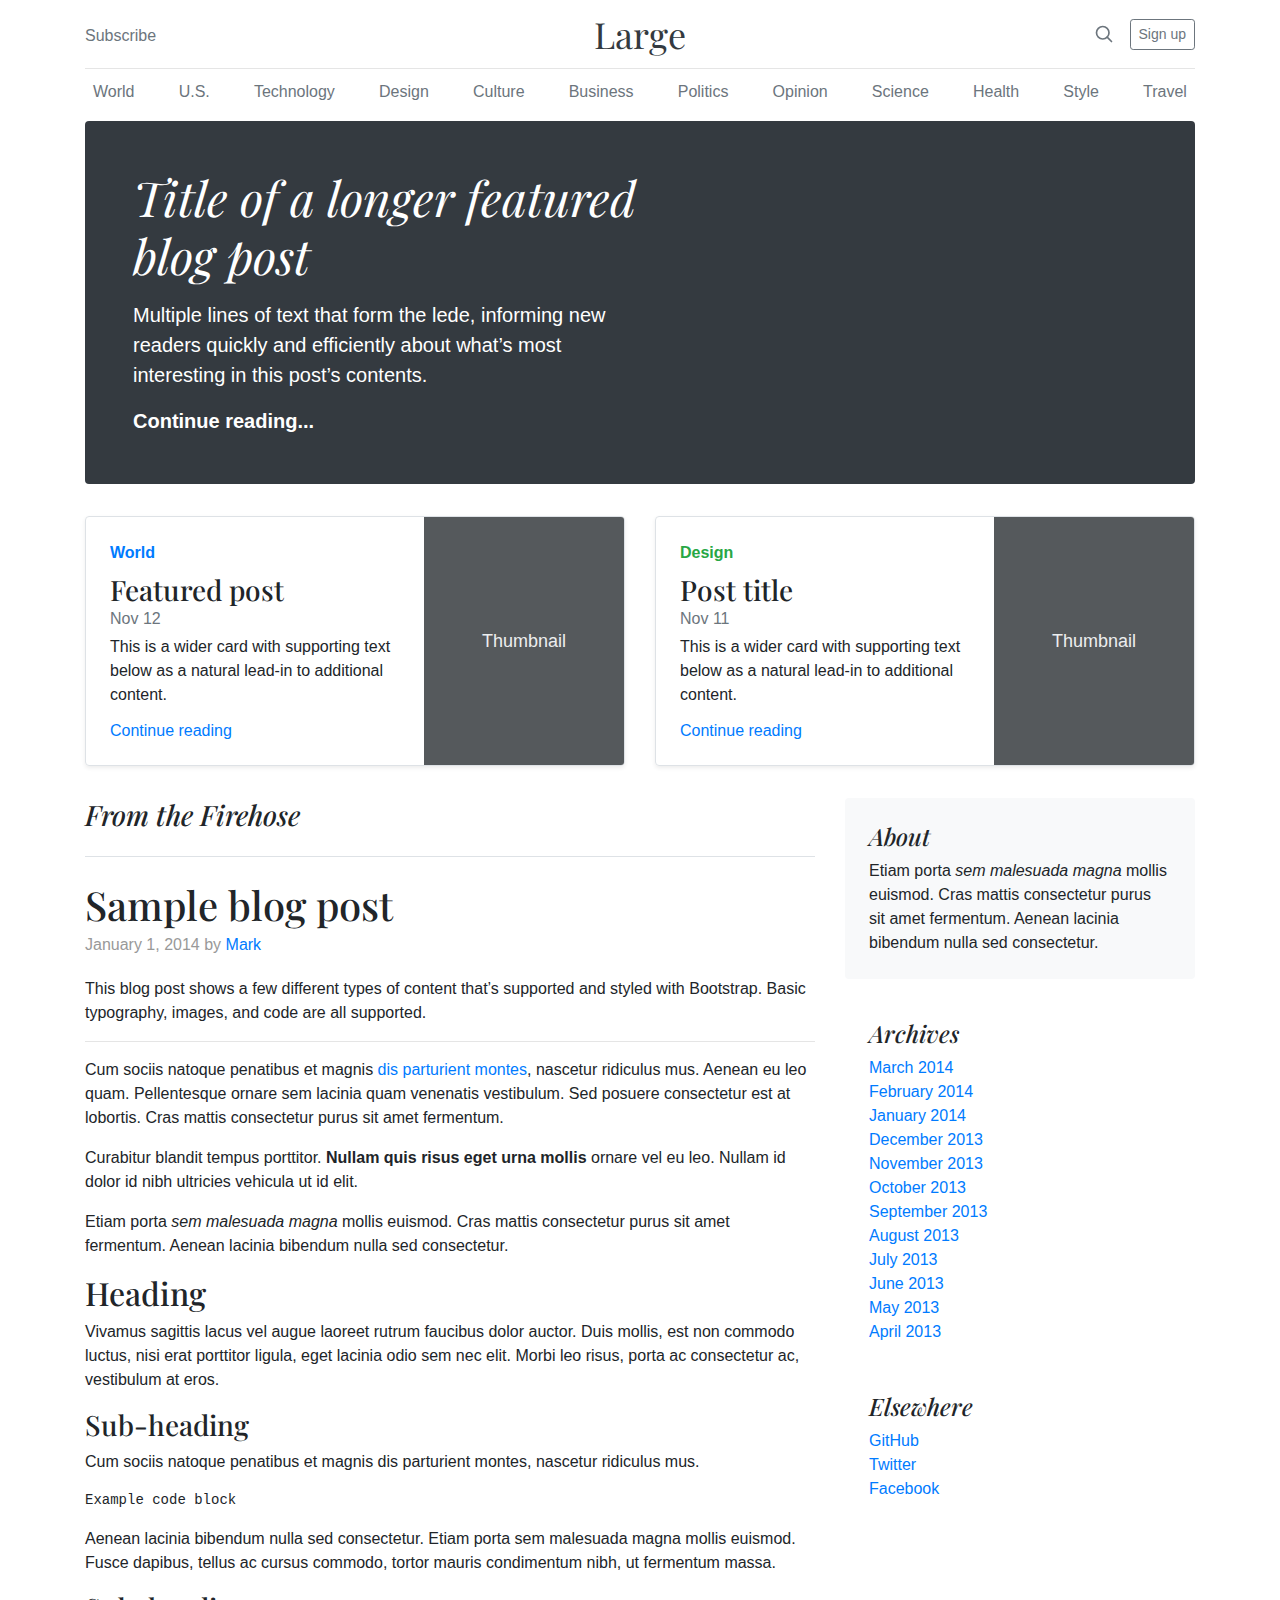
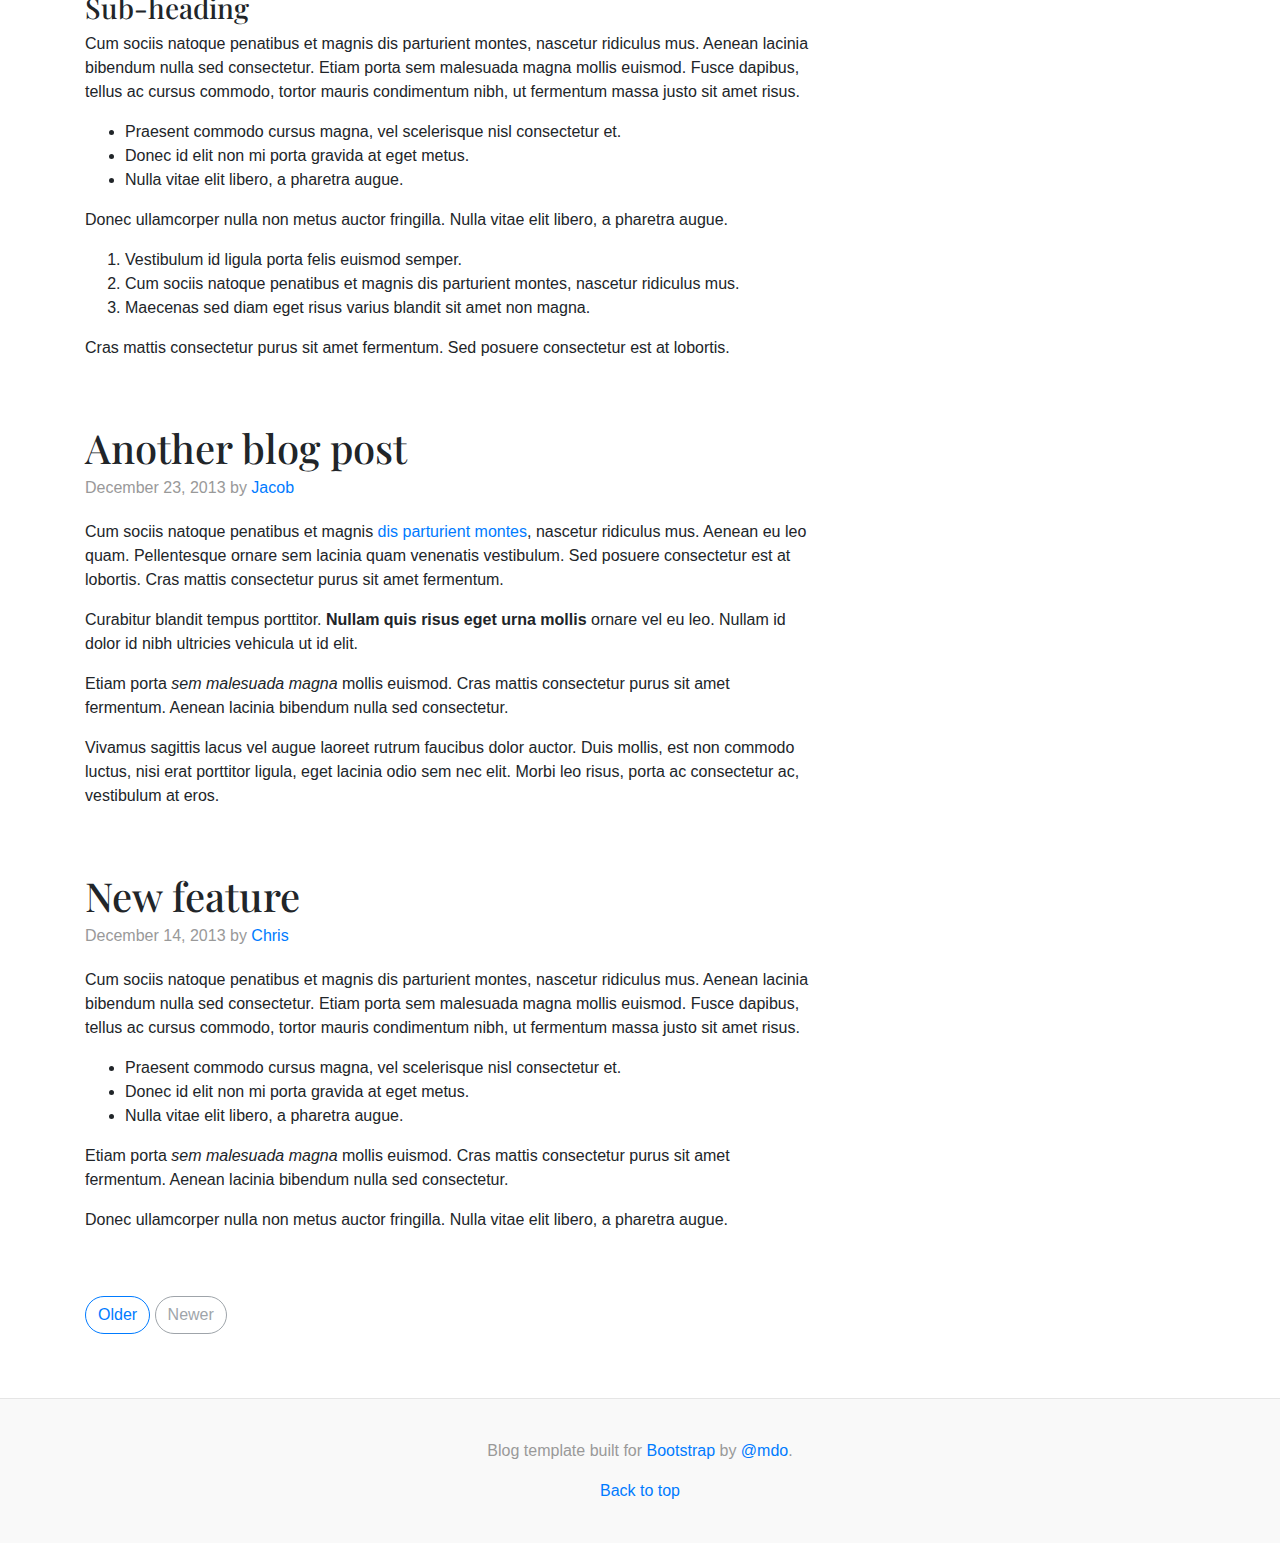
<file: transpool/transpool-web/src/main/webapp/common/bootstrap-4.5.0-dist/bootstrap-4.5.0-examples/blog/index.html>
<!doctype html>
<html lang="en">
  <head>
    <meta charset="utf-8">
    <meta name="viewport" content="width=device-width, initial-scale=1, shrink-to-fit=no">
    <meta name="description" content="">
    <meta name="author" content="Mark Otto, Jacob Thornton, and Bootstrap contributors">
    <meta name="generator" content="Jekyll v4.0.1">
    <title>Blog Template · Bootstrap</title>

    <link rel="canonical" href="https://getbootstrap.com/docs/4.5/examples/blog/">

    <!-- Bootstrap core CSS -->
<link href="../assets/dist/css/bootstrap.css" rel="stylesheet">

    <style>
      .bd-placeholder-img {
        font-size: 1.125rem;
        text-anchor: middle;
        -webkit-user-select: none;
        -moz-user-select: none;
        -ms-user-select: none;
        user-select: none;
      }

      @media (min-width: 768px) {
        .bd-placeholder-img-lg {
          font-size: 3.5rem;
        }
      }
    </style>
    <!-- Custom styles for this template -->
    <link href="https://fonts.googleapis.com/css?family=Playfair+Display:700,900" rel="stylesheet">
    <!-- Custom styles for this template -->
    <link href="blog.css" rel="stylesheet">
  </head>
  <body>
    <div class="container">
  <header class="blog-header py-3">
    <div class="row flex-nowrap justify-content-between align-items-center">
      <div class="col-4 pt-1">
        <a class="text-muted" href="#">Subscribe</a>
      </div>
      <div class="col-4 text-center">
        <a class="blog-header-logo text-dark" href="#">Large</a>
      </div>
      <div class="col-4 d-flex justify-content-end align-items-center">
        <a class="text-muted" href="#" aria-label="Search">
          <svg xmlns="http://www.w3.org/2000/svg" width="20" height="20" fill="none" stroke="currentColor" stroke-linecap="round" stroke-linejoin="round" stroke-width="2" class="mx-3" role="img" viewBox="0 0 24 24" focusable="false"><title>Search</title><circle cx="10.5" cy="10.5" r="7.5"/><path d="M21 21l-5.2-5.2"/></svg>
        </a>
        <a class="btn btn-sm btn-outline-secondary" href="#">Sign up</a>
      </div>
    </div>
  </header>

  <div class="nav-scroller py-1 mb-2">
    <nav class="nav d-flex justify-content-between">
      <a class="p-2 text-muted" href="#">World</a>
      <a class="p-2 text-muted" href="#">U.S.</a>
      <a class="p-2 text-muted" href="#">Technology</a>
      <a class="p-2 text-muted" href="#">Design</a>
      <a class="p-2 text-muted" href="#">Culture</a>
      <a class="p-2 text-muted" href="#">Business</a>
      <a class="p-2 text-muted" href="#">Politics</a>
      <a class="p-2 text-muted" href="#">Opinion</a>
      <a class="p-2 text-muted" href="#">Science</a>
      <a class="p-2 text-muted" href="#">Health</a>
      <a class="p-2 text-muted" href="#">Style</a>
      <a class="p-2 text-muted" href="#">Travel</a>
    </nav>
  </div>

  <div class="jumbotron p-4 p-md-5 text-white rounded bg-dark">
    <div class="col-md-6 px-0">
      <h1 class="display-4 font-italic">Title of a longer featured blog post</h1>
      <p class="lead my-3">Multiple lines of text that form the lede, informing new readers quickly and efficiently about what’s most interesting in this post’s contents.</p>
      <p class="lead mb-0"><a href="#" class="text-white font-weight-bold">Continue reading...</a></p>
    </div>
  </div>

  <div class="row mb-2">
    <div class="col-md-6">
      <div class="row no-gutters border rounded overflow-hidden flex-md-row mb-4 shadow-sm h-md-250 position-relative">
        <div class="col p-4 d-flex flex-column position-static">
          <strong class="d-inline-block mb-2 text-primary">World</strong>
          <h3 class="mb-0">Featured post</h3>
          <div class="mb-1 text-muted">Nov 12</div>
          <p class="card-text mb-auto">This is a wider card with supporting text below as a natural lead-in to additional content.</p>
          <a href="#" class="stretched-link">Continue reading</a>
        </div>
        <div class="col-auto d-none d-lg-block">
          <svg class="bd-placeholder-img" width="200" height="250" xmlns="http://www.w3.org/2000/svg" preserveAspectRatio="xMidYMid slice" focusable="false" role="img" aria-label="Placeholder: Thumbnail"><title>Placeholder</title><rect width="100%" height="100%" fill="#55595c"/><text x="50%" y="50%" fill="#eceeef" dy=".3em">Thumbnail</text></svg>
        </div>
      </div>
    </div>
    <div class="col-md-6">
      <div class="row no-gutters border rounded overflow-hidden flex-md-row mb-4 shadow-sm h-md-250 position-relative">
        <div class="col p-4 d-flex flex-column position-static">
          <strong class="d-inline-block mb-2 text-success">Design</strong>
          <h3 class="mb-0">Post title</h3>
          <div class="mb-1 text-muted">Nov 11</div>
          <p class="mb-auto">This is a wider card with supporting text below as a natural lead-in to additional content.</p>
          <a href="#" class="stretched-link">Continue reading</a>
        </div>
        <div class="col-auto d-none d-lg-block">
          <svg class="bd-placeholder-img" width="200" height="250" xmlns="http://www.w3.org/2000/svg" preserveAspectRatio="xMidYMid slice" focusable="false" role="img" aria-label="Placeholder: Thumbnail"><title>Placeholder</title><rect width="100%" height="100%" fill="#55595c"/><text x="50%" y="50%" fill="#eceeef" dy=".3em">Thumbnail</text></svg>
        </div>
      </div>
    </div>
  </div>
</div>

<main role="main" class="container">
  <div class="row">
    <div class="col-md-8 blog-main">
      <h3 class="pb-4 mb-4 font-italic border-bottom">
        From the Firehose
      </h3>

      <div class="blog-post">
        <h2 class="blog-post-title">Sample blog post</h2>
        <p class="blog-post-meta">January 1, 2014 by <a href="#">Mark</a></p>

        <p>This blog post shows a few different types of content that’s supported and styled with Bootstrap. Basic typography, images, and code are all supported.</p>
        <hr>
        <p>Cum sociis natoque penatibus et magnis <a href="#">dis parturient montes</a>, nascetur ridiculus mus. Aenean eu leo quam. Pellentesque ornare sem lacinia quam venenatis vestibulum. Sed posuere consectetur est at lobortis. Cras mattis consectetur purus sit amet fermentum.</p>
        <blockquote>
          <p>Curabitur blandit tempus porttitor. <strong>Nullam quis risus eget urna mollis</strong> ornare vel eu leo. Nullam id dolor id nibh ultricies vehicula ut id elit.</p>
        </blockquote>
        <p>Etiam porta <em>sem malesuada magna</em> mollis euismod. Cras mattis consectetur purus sit amet fermentum. Aenean lacinia bibendum nulla sed consectetur.</p>
        <h2>Heading</h2>
        <p>Vivamus sagittis lacus vel augue laoreet rutrum faucibus dolor auctor. Duis mollis, est non commodo luctus, nisi erat porttitor ligula, eget lacinia odio sem nec elit. Morbi leo risus, porta ac consectetur ac, vestibulum at eros.</p>
        <h3>Sub-heading</h3>
        <p>Cum sociis natoque penatibus et magnis dis parturient montes, nascetur ridiculus mus.</p>
        <pre><code>Example code block</code></pre>
        <p>Aenean lacinia bibendum nulla sed consectetur. Etiam porta sem malesuada magna mollis euismod. Fusce dapibus, tellus ac cursus commodo, tortor mauris condimentum nibh, ut fermentum massa.</p>
        <h3>Sub-heading</h3>
        <p>Cum sociis natoque penatibus et magnis dis parturient montes, nascetur ridiculus mus. Aenean lacinia bibendum nulla sed consectetur. Etiam porta sem malesuada magna mollis euismod. Fusce dapibus, tellus ac cursus commodo, tortor mauris condimentum nibh, ut fermentum massa justo sit amet risus.</p>
        <ul>
          <li>Praesent commodo cursus magna, vel scelerisque nisl consectetur et.</li>
          <li>Donec id elit non mi porta gravida at eget metus.</li>
          <li>Nulla vitae elit libero, a pharetra augue.</li>
        </ul>
        <p>Donec ullamcorper nulla non metus auctor fringilla. Nulla vitae elit libero, a pharetra augue.</p>
        <ol>
          <li>Vestibulum id ligula porta felis euismod semper.</li>
          <li>Cum sociis natoque penatibus et magnis dis parturient montes, nascetur ridiculus mus.</li>
          <li>Maecenas sed diam eget risus varius blandit sit amet non magna.</li>
        </ol>
        <p>Cras mattis consectetur purus sit amet fermentum. Sed posuere consectetur est at lobortis.</p>
      </div><!-- /.blog-post -->

      <div class="blog-post">
        <h2 class="blog-post-title">Another blog post</h2>
        <p class="blog-post-meta">December 23, 2013 by <a href="#">Jacob</a></p>

        <p>Cum sociis natoque penatibus et magnis <a href="#">dis parturient montes</a>, nascetur ridiculus mus. Aenean eu leo quam. Pellentesque ornare sem lacinia quam venenatis vestibulum. Sed posuere consectetur est at lobortis. Cras mattis consectetur purus sit amet fermentum.</p>
        <blockquote>
          <p>Curabitur blandit tempus porttitor. <strong>Nullam quis risus eget urna mollis</strong> ornare vel eu leo. Nullam id dolor id nibh ultricies vehicula ut id elit.</p>
        </blockquote>
        <p>Etiam porta <em>sem malesuada magna</em> mollis euismod. Cras mattis consectetur purus sit amet fermentum. Aenean lacinia bibendum nulla sed consectetur.</p>
        <p>Vivamus sagittis lacus vel augue laoreet rutrum faucibus dolor auctor. Duis mollis, est non commodo luctus, nisi erat porttitor ligula, eget lacinia odio sem nec elit. Morbi leo risus, porta ac consectetur ac, vestibulum at eros.</p>
      </div><!-- /.blog-post -->

      <div class="blog-post">
        <h2 class="blog-post-title">New feature</h2>
        <p class="blog-post-meta">December 14, 2013 by <a href="#">Chris</a></p>

        <p>Cum sociis natoque penatibus et magnis dis parturient montes, nascetur ridiculus mus. Aenean lacinia bibendum nulla sed consectetur. Etiam porta sem malesuada magna mollis euismod. Fusce dapibus, tellus ac cursus commodo, tortor mauris condimentum nibh, ut fermentum massa justo sit amet risus.</p>
        <ul>
          <li>Praesent commodo cursus magna, vel scelerisque nisl consectetur et.</li>
          <li>Donec id elit non mi porta gravida at eget metus.</li>
          <li>Nulla vitae elit libero, a pharetra augue.</li>
        </ul>
        <p>Etiam porta <em>sem malesuada magna</em> mollis euismod. Cras mattis consectetur purus sit amet fermentum. Aenean lacinia bibendum nulla sed consectetur.</p>
        <p>Donec ullamcorper nulla non metus auctor fringilla. Nulla vitae elit libero, a pharetra augue.</p>
      </div><!-- /.blog-post -->

      <nav class="blog-pagination">
        <a class="btn btn-outline-primary" href="#">Older</a>
        <a class="btn btn-outline-secondary disabled" href="#" tabindex="-1" aria-disabled="true">Newer</a>
      </nav>

    </div><!-- /.blog-main -->

    <aside class="col-md-4 blog-sidebar">
      <div class="p-4 mb-3 bg-light rounded">
        <h4 class="font-italic">About</h4>
        <p class="mb-0">Etiam porta <em>sem malesuada magna</em> mollis euismod. Cras mattis consectetur purus sit amet fermentum. Aenean lacinia bibendum nulla sed consectetur.</p>
      </div>

      <div class="p-4">
        <h4 class="font-italic">Archives</h4>
        <ol class="list-unstyled mb-0">
          <li><a href="#">March 2014</a></li>
          <li><a href="#">February 2014</a></li>
          <li><a href="#">January 2014</a></li>
          <li><a href="#">December 2013</a></li>
          <li><a href="#">November 2013</a></li>
          <li><a href="#">October 2013</a></li>
          <li><a href="#">September 2013</a></li>
          <li><a href="#">August 2013</a></li>
          <li><a href="#">July 2013</a></li>
          <li><a href="#">June 2013</a></li>
          <li><a href="#">May 2013</a></li>
          <li><a href="#">April 2013</a></li>
        </ol>
      </div>

      <div class="p-4">
        <h4 class="font-italic">Elsewhere</h4>
        <ol class="list-unstyled">
          <li><a href="#">GitHub</a></li>
          <li><a href="#">Twitter</a></li>
          <li><a href="#">Facebook</a></li>
        </ol>
      </div>
    </aside><!-- /.blog-sidebar -->

  </div><!-- /.row -->

</main><!-- /.container -->

<footer class="blog-footer">
  <p>Blog template built for <a href="https://getbootstrap.com/">Bootstrap</a> by <a href="https://twitter.com/mdo">@mdo</a>.</p>
  <p>
    <a href="#">Back to top</a>
  </p>
</footer>
</body>
</html>
</file>
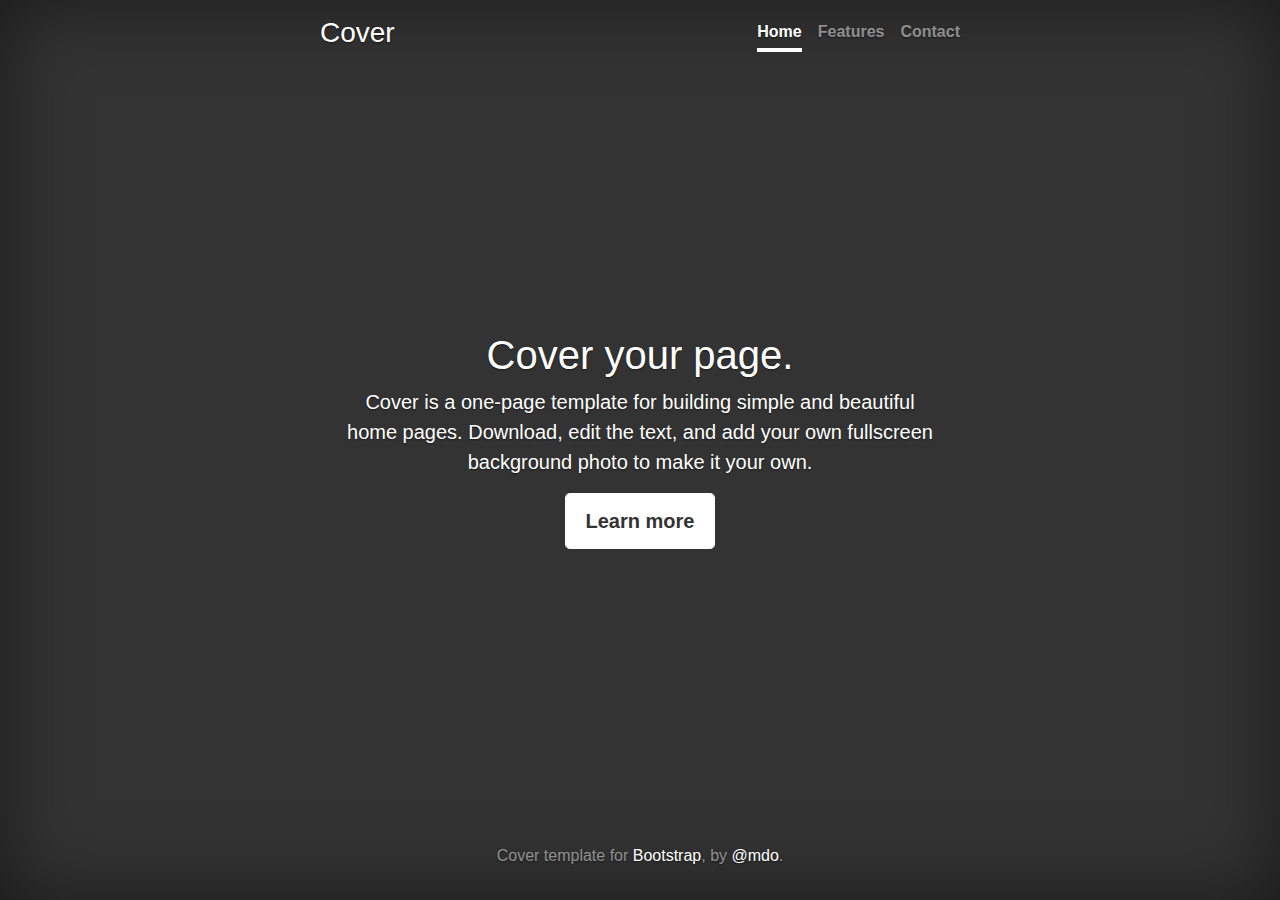
<file: transpool/transpool-web/src/main/webapp/common/bootstrap-4.5.0-dist/bootstrap-4.5.0-examples/cover/index.html>
<!doctype html>
<html lang="en">
  <head>
    <meta charset="utf-8">
    <meta name="viewport" content="width=device-width, initial-scale=1, shrink-to-fit=no">
    <meta name="description" content="">
    <meta name="author" content="Mark Otto, Jacob Thornton, and Bootstrap contributors">
    <meta name="generator" content="Jekyll v4.0.1">
    <title>Cover Template · Bootstrap</title>

    <link rel="canonical" href="https://getbootstrap.com/docs/4.5/examples/cover/">

    <!-- Bootstrap core CSS -->
<link href="../assets/dist/css/bootstrap.css" rel="stylesheet">

    <style>
      .bd-placeholder-img {
        font-size: 1.125rem;
        text-anchor: middle;
        -webkit-user-select: none;
        -moz-user-select: none;
        -ms-user-select: none;
        user-select: none;
      }

      @media (min-width: 768px) {
        .bd-placeholder-img-lg {
          font-size: 3.5rem;
        }
      }
    </style>
    <!-- Custom styles for this template -->
    <link href="cover.css" rel="stylesheet">
  </head>
  <body class="text-center">
    <div class="cover-container d-flex w-100 h-100 p-3 mx-auto flex-column">
  <header class="masthead mb-auto">
    <div class="inner">
      <h3 class="masthead-brand">Cover</h3>
      <nav class="nav nav-masthead justify-content-center">
        <a class="nav-link active" href="#">Home</a>
        <a class="nav-link" href="#">Features</a>
        <a class="nav-link" href="#">Contact</a>
      </nav>
    </div>
  </header>

  <main role="main" class="inner cover">
    <h1 class="cover-heading">Cover your page.</h1>
    <p class="lead">Cover is a one-page template for building simple and beautiful home pages. Download, edit the text, and add your own fullscreen background photo to make it your own.</p>
    <p class="lead">
      <a href="#" class="btn btn-lg btn-secondary">Learn more</a>
    </p>
  </main>

  <footer class="mastfoot mt-auto">
    <div class="inner">
      <p>Cover template for <a href="https://getbootstrap.com/">Bootstrap</a>, by <a href="https://twitter.com/mdo">@mdo</a>.</p>
    </div>
  </footer>
</div>
</body>
</html>
</file>
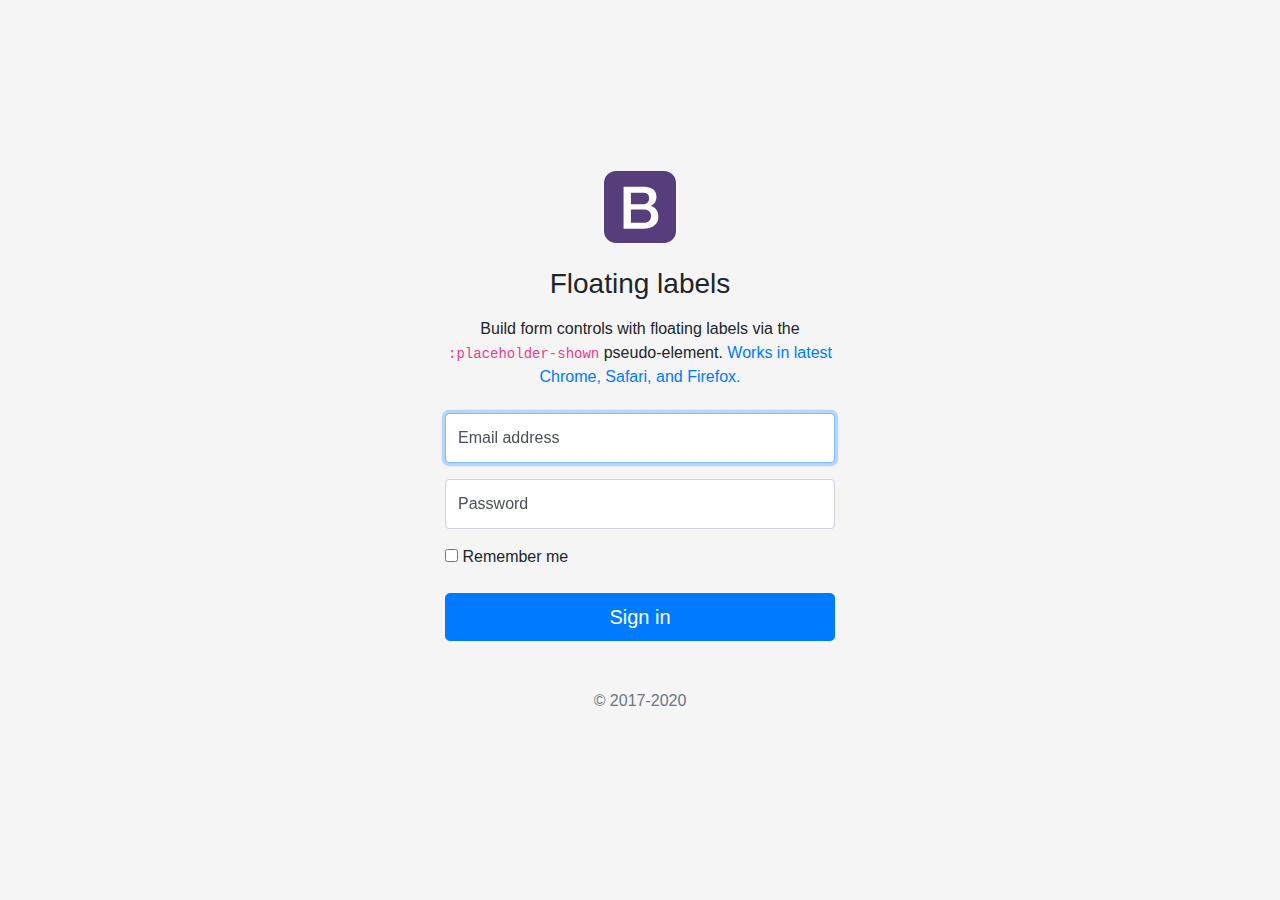
<file: transpool/transpool-web/src/main/webapp/common/bootstrap-4.5.0-dist/bootstrap-4.5.0-examples/floating-labels/index.html>
<!doctype html>
<html lang="en">
  <head>
    <meta charset="utf-8">
    <meta name="viewport" content="width=device-width, initial-scale=1, shrink-to-fit=no">
    <meta name="description" content="">
    <meta name="author" content="Mark Otto, Jacob Thornton, and Bootstrap contributors">
    <meta name="generator" content="Jekyll v4.0.1">
    <title>Floating labels example · Bootstrap</title>

    <link rel="canonical" href="https://getbootstrap.com/docs/4.5/examples/floating-labels/">

    <!-- Bootstrap core CSS -->
<link href="../assets/dist/css/bootstrap.css" rel="stylesheet">

    <style>
      .bd-placeholder-img {
        font-size: 1.125rem;
        text-anchor: middle;
        -webkit-user-select: none;
        -moz-user-select: none;
        -ms-user-select: none;
        user-select: none;
      }

      @media (min-width: 768px) {
        .bd-placeholder-img-lg {
          font-size: 3.5rem;
        }
      }
    </style>
    <!-- Custom styles for this template -->
    <link href="floating-labels.css" rel="stylesheet">
  </head>
  <body>
    <form class="form-signin">
  <div class="text-center mb-4">
    <img class="mb-4" src="../assets/brand/bootstrap-solid.svg" alt="" width="72" height="72">
    <h1 class="h3 mb-3 font-weight-normal">Floating labels</h1>
    <p>Build form controls with floating labels via the <code>:placeholder-shown</code> pseudo-element. <a href="https://caniuse.com/#feat=css-placeholder-shown">Works in latest Chrome, Safari, and Firefox.</a></p>
  </div>

  <div class="form-label-group">
    <input type="email" id="inputEmail" class="form-control" placeholder="Email address" required autofocus>
    <label for="inputEmail">Email address</label>
  </div>

  <div class="form-label-group">
    <input type="password" id="inputPassword" class="form-control" placeholder="Password" required>
    <label for="inputPassword">Password</label>
  </div>

  <div class="checkbox mb-3">
    <label>
      <input type="checkbox" value="remember-me"> Remember me
    </label>
  </div>
  <button class="btn btn-lg btn-primary btn-block" type="submit">Sign in</button>
  <p class="mt-5 mb-3 text-muted text-center">&copy; 2017-2020</p>
</form>
</body>
</html>
</file>
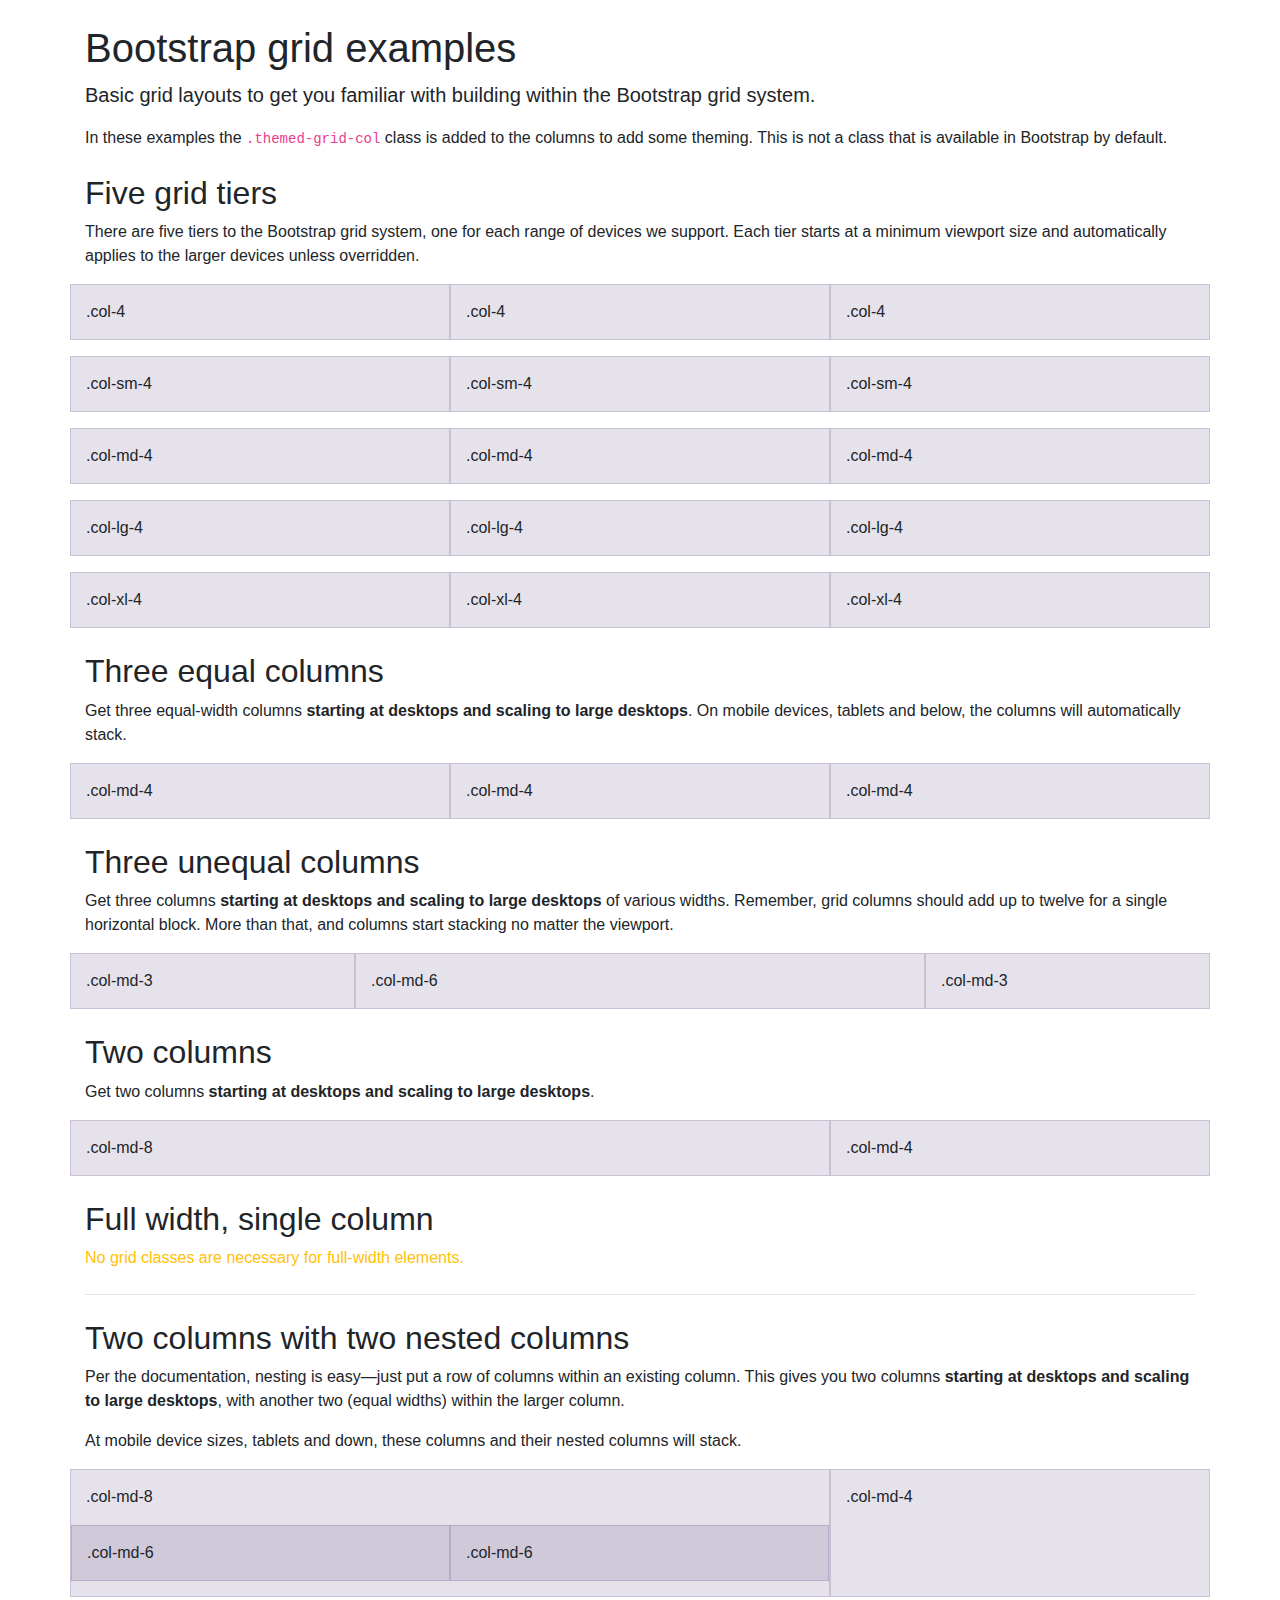
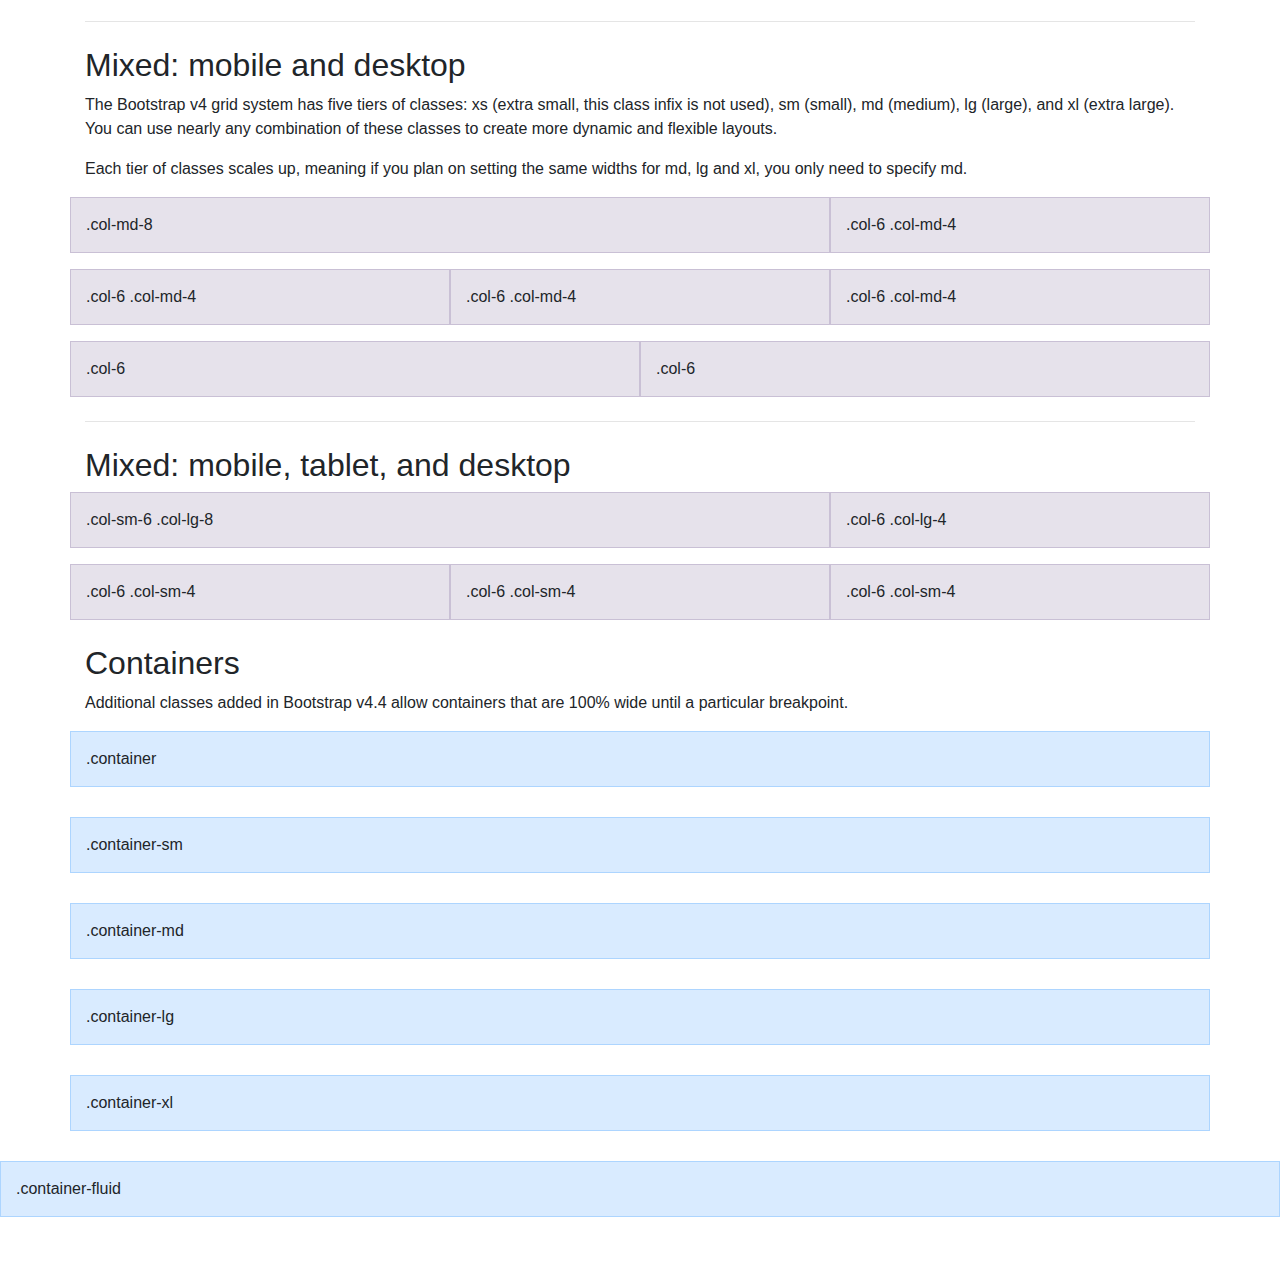
<file: transpool/transpool-web/src/main/webapp/common/bootstrap-4.5.0-dist/bootstrap-4.5.0-examples/grid/index.html>
<!doctype html>
<html lang="en">
  <head>
    <meta charset="utf-8">
    <meta name="viewport" content="width=device-width, initial-scale=1, shrink-to-fit=no">
    <meta name="description" content="">
    <meta name="author" content="Mark Otto, Jacob Thornton, and Bootstrap contributors">
    <meta name="generator" content="Jekyll v4.0.1">
    <title>Grid Template · Bootstrap</title>

    <link rel="canonical" href="https://getbootstrap.com/docs/4.5/examples/grid/">

    <!-- Bootstrap core CSS -->
<link href="../assets/dist/css/bootstrap.css" rel="stylesheet">

    <style>
      .bd-placeholder-img {
        font-size: 1.125rem;
        text-anchor: middle;
        -webkit-user-select: none;
        -moz-user-select: none;
        -ms-user-select: none;
        user-select: none;
      }

      @media (min-width: 768px) {
        .bd-placeholder-img-lg {
          font-size: 3.5rem;
        }
      }
    </style>
    <!-- Custom styles for this template -->
    <link href="grid.css" rel="stylesheet">
  </head>
  <body class="py-4">
    <div class="container">

  <h1>Bootstrap grid examples</h1>
  <p class="lead">Basic grid layouts to get you familiar with building within the Bootstrap grid system.</p>
  <p>In these examples the <code>.themed-grid-col</code> class is added to the columns to add some theming. This is not a class that is available in Bootstrap by default.</p>

  <h2 class="mt-4">Five grid tiers</h2>
  <p>There are five tiers to the Bootstrap grid system, one for each range of devices we support. Each tier starts at a minimum viewport size and automatically applies to the larger devices unless overridden.</p>

  <div class="row mb-3">
    <div class="col-4 themed-grid-col">.col-4</div>
    <div class="col-4 themed-grid-col">.col-4</div>
    <div class="col-4 themed-grid-col">.col-4</div>
  </div>

  <div class="row mb-3">
    <div class="col-sm-4 themed-grid-col">.col-sm-4</div>
    <div class="col-sm-4 themed-grid-col">.col-sm-4</div>
    <div class="col-sm-4 themed-grid-col">.col-sm-4</div>
  </div>

  <div class="row mb-3">
    <div class="col-md-4 themed-grid-col">.col-md-4</div>
    <div class="col-md-4 themed-grid-col">.col-md-4</div>
    <div class="col-md-4 themed-grid-col">.col-md-4</div>
  </div>

  <div class="row mb-3">
    <div class="col-lg-4 themed-grid-col">.col-lg-4</div>
    <div class="col-lg-4 themed-grid-col">.col-lg-4</div>
    <div class="col-lg-4 themed-grid-col">.col-lg-4</div>
  </div>

  <div class="row mb-3">
    <div class="col-xl-4 themed-grid-col">.col-xl-4</div>
    <div class="col-xl-4 themed-grid-col">.col-xl-4</div>
    <div class="col-xl-4 themed-grid-col">.col-xl-4</div>
  </div>

  <h2 class="mt-4">Three equal columns</h2>
  <p>Get three equal-width columns <strong>starting at desktops and scaling to large desktops</strong>. On mobile devices, tablets and below, the columns will automatically stack.</p>
  <div class="row mb-3">
    <div class="col-md-4 themed-grid-col">.col-md-4</div>
    <div class="col-md-4 themed-grid-col">.col-md-4</div>
    <div class="col-md-4 themed-grid-col">.col-md-4</div>
  </div>

  <h2 class="mt-4">Three unequal columns</h2>
  <p>Get three columns <strong>starting at desktops and scaling to large desktops</strong> of various widths. Remember, grid columns should add up to twelve for a single horizontal block. More than that, and columns start stacking no matter the viewport.</p>
  <div class="row mb-3">
    <div class="col-md-3 themed-grid-col">.col-md-3</div>
    <div class="col-md-6 themed-grid-col">.col-md-6</div>
    <div class="col-md-3 themed-grid-col">.col-md-3</div>
  </div>

  <h2 class="mt-4">Two columns</h2>
  <p>Get two columns <strong>starting at desktops and scaling to large desktops</strong>.</p>
  <div class="row mb-3">
    <div class="col-md-8 themed-grid-col">.col-md-8</div>
    <div class="col-md-4 themed-grid-col">.col-md-4</div>
  </div>

  <h2 class="mt-4">Full width, single column</h2>
  <p class="text-warning">
    No grid classes are necessary for full-width elements.
  </p>

  <hr class="my-4">

  <h2 class="mt-4">Two columns with two nested columns</h2>
  <p>Per the documentation, nesting is easy—just put a row of columns within an existing column. This gives you two columns <strong>starting at desktops and scaling to large desktops</strong>, with another two (equal widths) within the larger column.</p>
  <p>At mobile device sizes, tablets and down, these columns and their nested columns will stack.</p>
  <div class="row mb-3">
    <div class="col-md-8 themed-grid-col">
      <div class="pb-3">
        .col-md-8
      </div>
      <div class="row">
        <div class="col-md-6 themed-grid-col">.col-md-6</div>
        <div class="col-md-6 themed-grid-col">.col-md-6</div>
      </div>
    </div>
    <div class="col-md-4 themed-grid-col">.col-md-4</div>
  </div>

  <hr class="my-4">

  <h2 class="mt-4">Mixed: mobile and desktop</h2>
  <p>The Bootstrap v4 grid system has five tiers of classes: xs (extra small, this class infix is not used), sm (small), md (medium), lg (large), and xl (extra large). You can use nearly any combination of these classes to create more dynamic and flexible layouts.</p>
  <p>Each tier of classes scales up, meaning if you plan on setting the same widths for md, lg and xl, you only need to specify md.</p>
  <div class="row mb-3">
    <div class="col-md-8 themed-grid-col">.col-md-8</div>
    <div class="col-6 col-md-4 themed-grid-col">.col-6 .col-md-4</div>
  </div>
  <div class="row mb-3">
    <div class="col-6 col-md-4 themed-grid-col">.col-6 .col-md-4</div>
    <div class="col-6 col-md-4 themed-grid-col">.col-6 .col-md-4</div>
    <div class="col-6 col-md-4 themed-grid-col">.col-6 .col-md-4</div>
  </div>
  <div class="row mb-3">
    <div class="col-6 themed-grid-col">.col-6</div>
    <div class="col-6 themed-grid-col">.col-6</div>
  </div>

  <hr class="my-4">

  <h2 class="mt-4">Mixed: mobile, tablet, and desktop</h2>
  <div class="row mb-3">
    <div class="col-sm-6 col-lg-8 themed-grid-col">.col-sm-6 .col-lg-8</div>
    <div class="col-6 col-lg-4 themed-grid-col">.col-6 .col-lg-4</div>
  </div>
  <div class="row mb-3">
    <div class="col-6 col-sm-4 themed-grid-col">.col-6 .col-sm-4</div>
    <div class="col-6 col-sm-4 themed-grid-col">.col-6 .col-sm-4</div>
    <div class="col-6 col-sm-4 themed-grid-col">.col-6 .col-sm-4</div>
  </div>

</div>

<div class="container" id="containers">
  <h2 class="mt-4">Containers</h2>
  <p>Additional classes added in Bootstrap v4.4 allow containers that are 100% wide until a particular breakpoint.</p>
</div>

<div class="container themed-container">.container</div>
<div class="container-sm themed-container">.container-sm</div>
<div class="container-md themed-container">.container-md</div>
<div class="container-lg themed-container">.container-lg</div>
<div class="container-xl themed-container">.container-xl</div>
<div class="container-fluid themed-container">.container-fluid</div>
</body>
</html>
</file>
<file: transpool/transpool-web/src/main/webapp/common/bootstrap-4.5.0-dist/bootstrap-4.5.0-examples/blog/blog.css>
/* stylelint-disable selector-list-comma-newline-after */

.blog-header {
  line-height: 1;
  border-bottom: 1px solid #e5e5e5;
}

.blog-header-logo {
  font-family: "Playfair Display", Georgia, "Times New Roman", serif;
  font-size: 2.25rem;
}

.blog-header-logo:hover {
  text-decoration: none;
}

h1, h2, h3, h4, h5, h6 {
  font-family: "Playfair Display", Georgia, "Times New Roman", serif;
}

.display-4 {
  font-size: 2.5rem;
}
@media (min-width: 768px) {
  .display-4 {
    font-size: 3rem;
  }
}

.nav-scroller {
  position: relative;
  z-index: 2;
  height: 2.75rem;
  overflow-y: hidden;
}

.nav-scroller .nav {
  display: -ms-flexbox;
  display: flex;
  -ms-flex-wrap: nowrap;
  flex-wrap: nowrap;
  padding-bottom: 1rem;
  margin-top: -1px;
  overflow-x: auto;
  text-align: center;
  white-space: nowrap;
  -webkit-overflow-scrolling: touch;
}

.nav-scroller .nav-link {
  padding-top: .75rem;
  padding-bottom: .75rem;
  font-size: .875rem;
}

.card-img-right {
  height: 100%;
  border-radius: 0 3px 3px 0;
}

.flex-auto {
  -ms-flex: 0 0 auto;
  flex: 0 0 auto;
}

.h-250 { height: 250px; }
@media (min-width: 768px) {
  .h-md-250 { height: 250px; }
}

/* Pagination */
.blog-pagination {
  margin-bottom: 4rem;
}
.blog-pagination > .btn {
  border-radius: 2rem;
}

/*
 * Blog posts
 */
.blog-post {
  margin-bottom: 4rem;
}
.blog-post-title {
  margin-bottom: .25rem;
  font-size: 2.5rem;
}
.blog-post-meta {
  margin-bottom: 1.25rem;
  color: #999;
}

/*
 * Footer
 */
.blog-footer {
  padding: 2.5rem 0;
  color: #999;
  text-align: center;
  background-color: #f9f9f9;
  border-top: .05rem solid #e5e5e5;
}
.blog-footer p:last-child {
  margin-bottom: 0;
}
</file>
<file: transpool/transpool-web/src/main/webapp/common/bootstrap-4.5.0-dist/bootstrap-4.5.0-examples/cover/cover.css>
/*
 * Globals
 */

/* Links */
a,
a:focus,
a:hover {
  color: #fff;
}

/* Custom default button */
.btn-secondary,
.btn-secondary:hover,
.btn-secondary:focus {
  color: #333;
  text-shadow: none; /* Prevent inheritance from `body` */
  background-color: #fff;
  border: .05rem solid #fff;
}


/*
 * Base structure
 */

html,
body {
  height: 100%;
  background-color: #333;
}

body {
  display: -ms-flexbox;
  display: flex;
  color: #fff;
  text-shadow: 0 .05rem .1rem rgba(0, 0, 0, .5);
  box-shadow: inset 0 0 5rem rgba(0, 0, 0, .5);
}

.cover-container {
  max-width: 42em;
}


/*
 * Header
 */
.masthead {
  margin-bottom: 2rem;
}

.masthead-brand {
  margin-bottom: 0;
}

.nav-masthead .nav-link {
  padding: .25rem 0;
  font-weight: 700;
  color: rgba(255, 255, 255, .5);
  background-color: transparent;
  border-bottom: .25rem solid transparent;
}

.nav-masthead .nav-link:hover,
.nav-masthead .nav-link:focus {
  border-bottom-color: rgba(255, 255, 255, .25);
}

.nav-masthead .nav-link + .nav-link {
  margin-left: 1rem;
}

.nav-masthead .active {
  color: #fff;
  border-bottom-color: #fff;
}

@media (min-width: 48em) {
  .masthead-brand {
    float: left;
  }
  .nav-masthead {
    float: right;
  }
}


/*
 * Cover
 */
.cover {
  padding: 0 1.5rem;
}
.cover .btn-lg {
  padding: .75rem 1.25rem;
  font-weight: 700;
}


/*
 * Footer
 */
.mastfoot {
  color: rgba(255, 255, 255, .5);
}
</file>
<file: transpool/transpool-web/src/main/webapp/common/bootstrap-4.5.0-dist/bootstrap-4.5.0-examples/floating-labels/floating-labels.css>
html,
body {
  height: 100%;
}

body {
  display: -ms-flexbox;
  display: flex;
  -ms-flex-align: center;
  align-items: center;
  padding-top: 40px;
  padding-bottom: 40px;
  background-color: #f5f5f5;
}

.form-signin {
  width: 100%;
  max-width: 420px;
  padding: 15px;
  margin: auto;
}

.form-label-group {
  position: relative;
  margin-bottom: 1rem;
}

.form-label-group > input,
.form-label-group > label {
  height: 3.125rem;
  padding: .75rem;
}

.form-label-group > label {
  position: absolute;
  top: 0;
  left: 0;
  display: block;
  width: 100%;
  margin-bottom: 0; /* Override default `<label>` margin */
  line-height: 1.5;
  color: #495057;
  pointer-events: none;
  cursor: text; /* Match the input under the label */
  border: 1px solid transparent;
  border-radius: .25rem;
  transition: all .1s ease-in-out;
}

.form-label-group input::-webkit-input-placeholder {
  color: transparent;
}

.form-label-group input:-ms-input-placeholder {
  color: transparent;
}

.form-label-group input::-ms-input-placeholder {
  color: transparent;
}

.form-label-group input::-moz-placeholder {
  color: transparent;
}

.form-label-group input::placeholder {
  color: transparent;
}

.form-label-group input:not(:placeholder-shown) {
  padding-top: 1.25rem;
  padding-bottom: .25rem;
}

.form-label-group input:not(:placeholder-shown) ~ label {
  padding-top: .25rem;
  padding-bottom: .25rem;
  font-size: 12px;
  color: #777;
}

/* Fallback for Edge
-------------------------------------------------- */
@supports (-ms-ime-align: auto) {
  .form-label-group > label {
    display: none;
  }
  .form-label-group input::-ms-input-placeholder {
    color: #777;
  }
}

/* Fallback for IE
-------------------------------------------------- */
@media all and (-ms-high-contrast: none), (-ms-high-contrast: active) {
  .form-label-group > label {
    display: none;
  }
  .form-label-group input:-ms-input-placeholder {
    color: #777;
  }
}
</file>
<file: transpool/transpool-web/src/main/webapp/common/bootstrap-4.5.0-dist/bootstrap-4.5.0-examples/grid/grid.css>
.themed-grid-col {
  padding-top: 15px;
  padding-bottom: 15px;
  background-color: rgba(86, 61, 124, .15);
  border: 1px solid rgba(86, 61, 124, .2);
}

.themed-container {
  padding: 15px;
  margin-bottom: 30px;
  background-color: rgba(0, 123, 255, .15);
  border: 1px solid rgba(0, 123, 255, .2);
}
</file>
